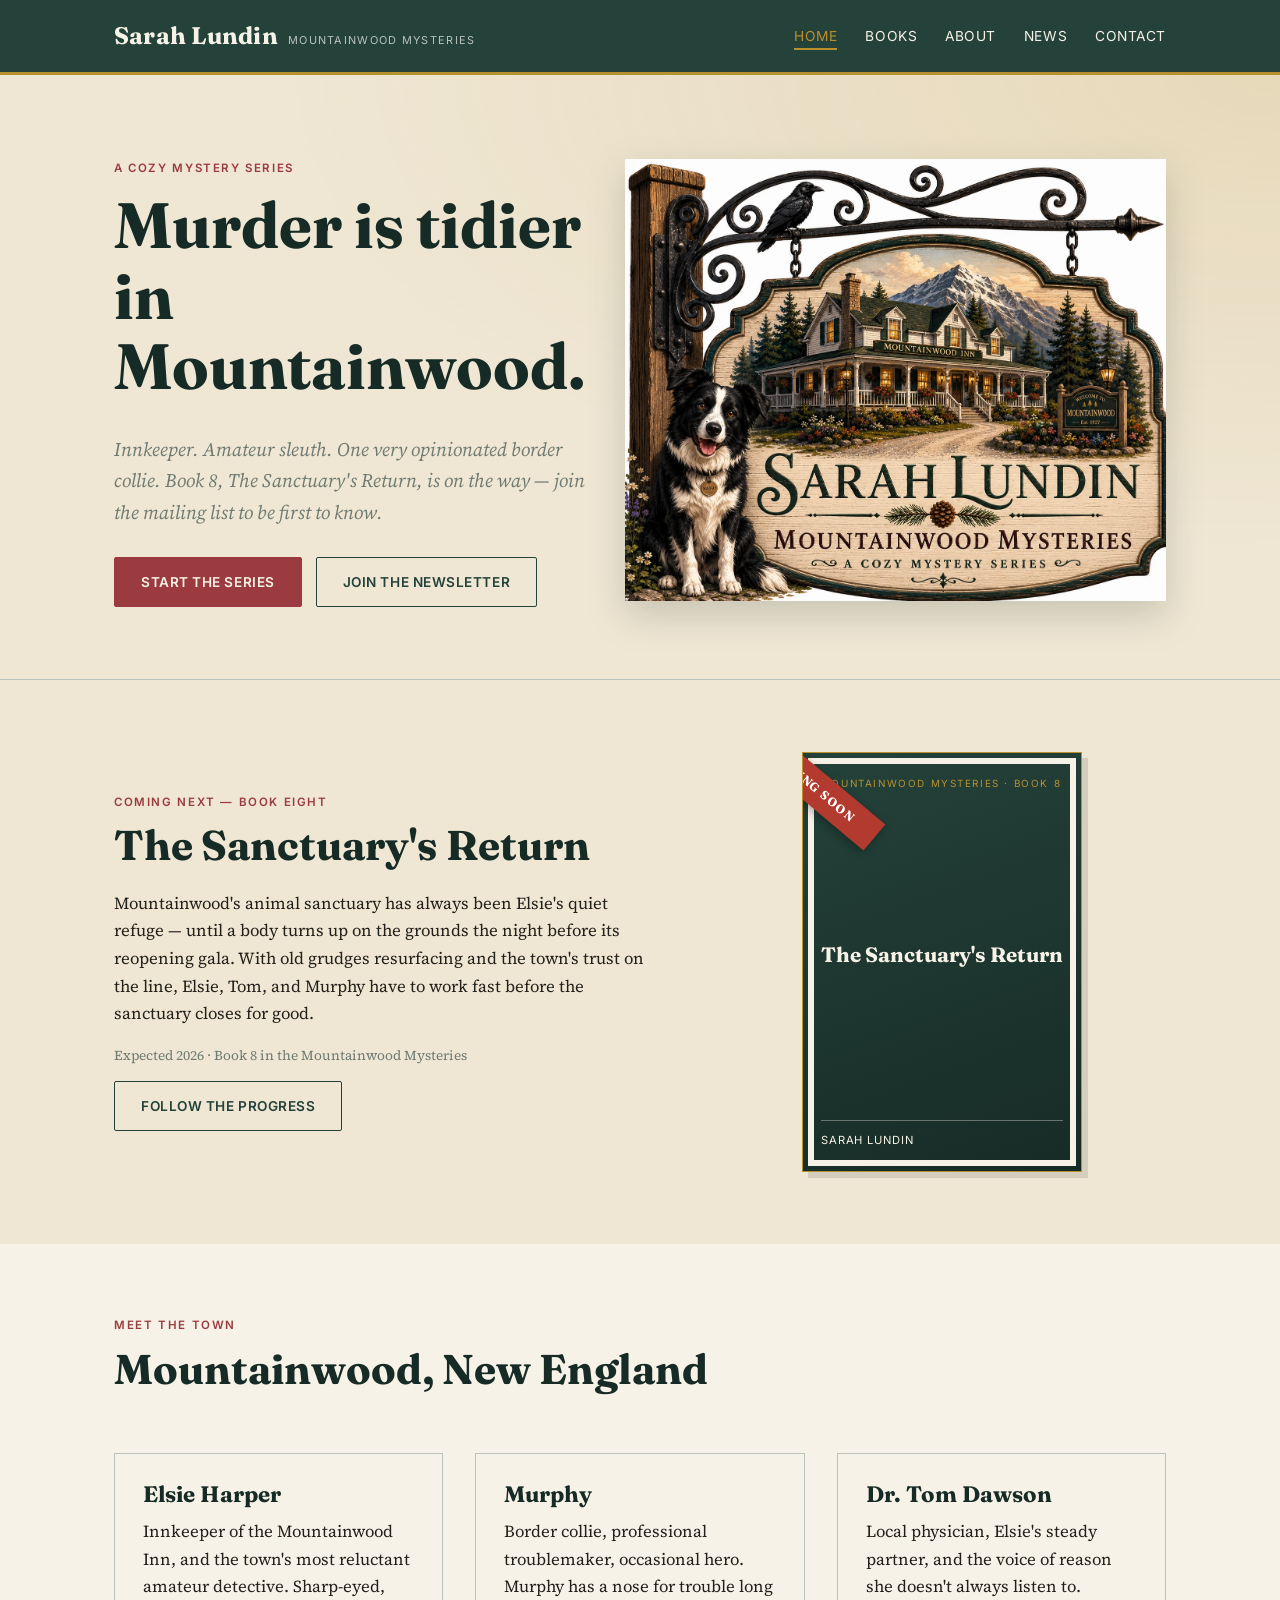
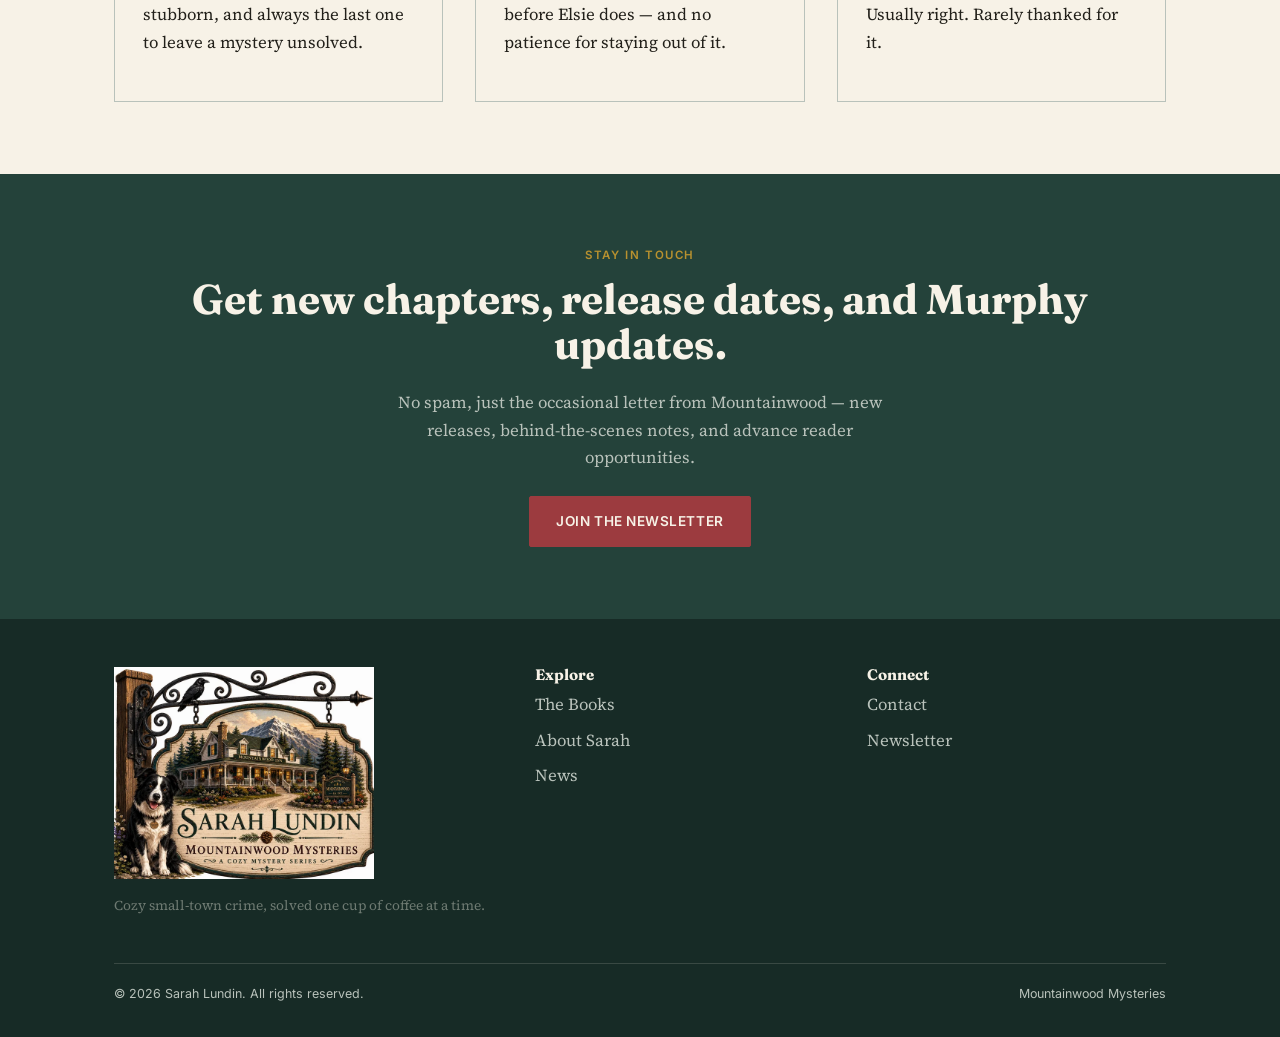
<file: index.html>
<!DOCTYPE html>
<html lang="en">
<head>
<meta charset="UTF-8">
<meta name="viewport" content="width=device-width, initial-scale=1.0">
<title>Sarah Lundin — Mountainwood Mysteries</title>
<meta name="description" content="Sarah Lundin writes the Mountainwood Mysteries, a cozy mystery series set in a small New England inn town, following innkeeper Elsie Harper, her border collie Murphy, and Dr. Tom Dawson.">
<link rel="stylesheet" href="styles.css">
</head>
<body>

<!-- ============ HEADER (same on every page — copy/paste to edit nav on all pages) ============ -->
<header class="site-header">
  <div class="container">
    <a href="index.html" class="brand">
      <span class="brand-name">Sarah Lundin</span>
      <span class="brand-tag">Mountainwood Mysteries</span>
    </a>
    <nav class="main-nav">
      <ul>
        <li><a href="index.html" class="active">Home</a></li>
        <li><a href="books.html">Books</a></li>
        <li><a href="about.html">About</a></li>
        <li><a href="news.html">News</a></li>
        <li><a href="contact.html">Contact</a></li>
      </ul>
    </nav>
  </div>
</header>

<section class="hero">
  <div class="container logo-hero">

    <div class="hero-copy">
      <p class="eyebrow">A Cozy Mystery Series</p>

      <h1>Murder is tidier<br>in Mountainwood.</h1>

      <p class="hero-lede">
        Innkeeper. Amateur sleuth. One very opinionated border collie.
        Book&nbsp;8, <em>The Sanctuary's Return</em>, is on the way —
        join the mailing list to be first to know.
      </p>

      <div class="btn-row">
        <a href="books.html" class="btn btn-solid">
          Start the Series
        </a>

        <a href="contact.html#newsletter" class="btn">
          Join the Newsletter
        </a>
      </div>
    </div>

    <div class="hero-logo">
      <img
        src="images/sarah-lundin-logo.webp"
        alt="Sarah Lundin Mountainwood Mysteries logo featuring Mountainwood Inn and Murphy the border collie"
        width="1400"
        height="1181"
      >
    </div>

  </div>
</section>

<!-- ============ LATEST BOOK ============ -->
<section>
  <div class="container two-col">
    <div>
      <p class="eyebrow">Coming Next — Book Eight</p>
      <h2>The Sanctuary's Return</h2>
      <p>Mountainwood's animal sanctuary has always been Elsie's quiet refuge — until a body turns up on the grounds the night before its reopening gala. With old grudges resurfacing and the town's trust on the line, Elsie, Tom, and Murphy have to work fast before the sanctuary closes for good.</p>
      <p class="small">Expected 2026 · Book 8 in the Mountainwood Mysteries</p>
      <a href="news.html" class="btn">Follow the Progress</a>
    </div>
    <div class="cover" style="max-width: 280px; margin: 0 auto;">
      <div class="coming-soon-banner">Coming Soon</div>
      <span class="series-eyebrow">Mountainwood Mysteries · Book 8</span>
      <span class="cover-title">The Sanctuary's Return</span>
      <span class="cover-author">Sarah Lundin</span>
    </div>
  </div>
</section>

<!-- ============ MEET THE TOWN ============ -->
<section class="section-alt">
  <div class="container">
    <div class="section-head">
      <div>
        <p class="eyebrow">Meet the Town</p>
        <h2>Mountainwood, New England</h2>
      </div>
    </div>
    <div style="display:grid; grid-template-columns:repeat(auto-fit,minmax(240px,1fr)); gap:32px;">
      <div class="card">
        <h3>Elsie Harper</h3>
        <p>Innkeeper of the Mountainwood Inn, and the town's most reluctant amateur detective. Sharp-eyed, stubborn, and always the last one to leave a mystery unsolved.</p>
      </div>
      <div class="card">
        <h3>Murphy</h3>
        <p>Border collie, professional troublemaker, occasional hero. Murphy has a nose for trouble long before Elsie does — and no patience for staying out of it.</p>
      </div>
      <div class="card">
        <h3>Dr. Tom Dawson</h3>
        <p>Local physician, Elsie's steady partner, and the voice of reason she doesn't always listen to. Usually right. Rarely thanked for it.</p>
      </div>
    </div>
  </div>
</section>

<!-- ============ NEWSLETTER STRIP ============ -->
<section class="section-dark">
  <div class="container center">
    <p class="eyebrow">Stay in Touch</p>
    <h2>Get new chapters, release dates, and Murphy updates.</h2>
    <p style="max-width:520px; margin:0 auto 24px; color:var(--fog-light);">No spam, just the occasional letter from Mountainwood — new releases, behind-the-scenes notes, and advance reader opportunities.</p>
    <a href="contact.html#newsletter" class="btn btn-solid">Join the Newsletter</a>
  </div>
</section>

<!-- ============ FOOTER (same on every page) ============ -->
<footer class="site-footer">
  <div class="container">
    <div class="footer-grid">
      <div>
  <a href="index.html" aria-label="Return to the Sarah Lundin homepage">
    <img
      class="footer-logo"
      src="images/sarah-lundin-logo-small.webp"
      alt="Sarah Lundin Mountainwood Mysteries"
      loading="lazy"
    >
  </a>

  <p class="small">
    Cozy small-town crime, solved one cup of coffee at a time.
  </p>
</div>
      <div>
        <h4>Explore</h4>
        <ul>
          <li><a href="books.html">The Books</a></li>
          <li><a href="about.html">About Sarah</a></li>
          <li><a href="news.html">News</a></li>
        </ul>
      </div>
      <div>
        <h4>Connect</h4>
        <ul>
          <li><a href="contact.html">Contact</a></li>
          <li><a href="contact.html#newsletter">Newsletter</a></li>
        </ul>
      </div>
    </div>
    <div class="footer-bottom">
      <span>&copy; 2026 Sarah Lundin. All rights reserved.</span>
      <span>Mountainwood Mysteries</span>
    </div>
  </div>
</footer>

</body>
</html>
</file>
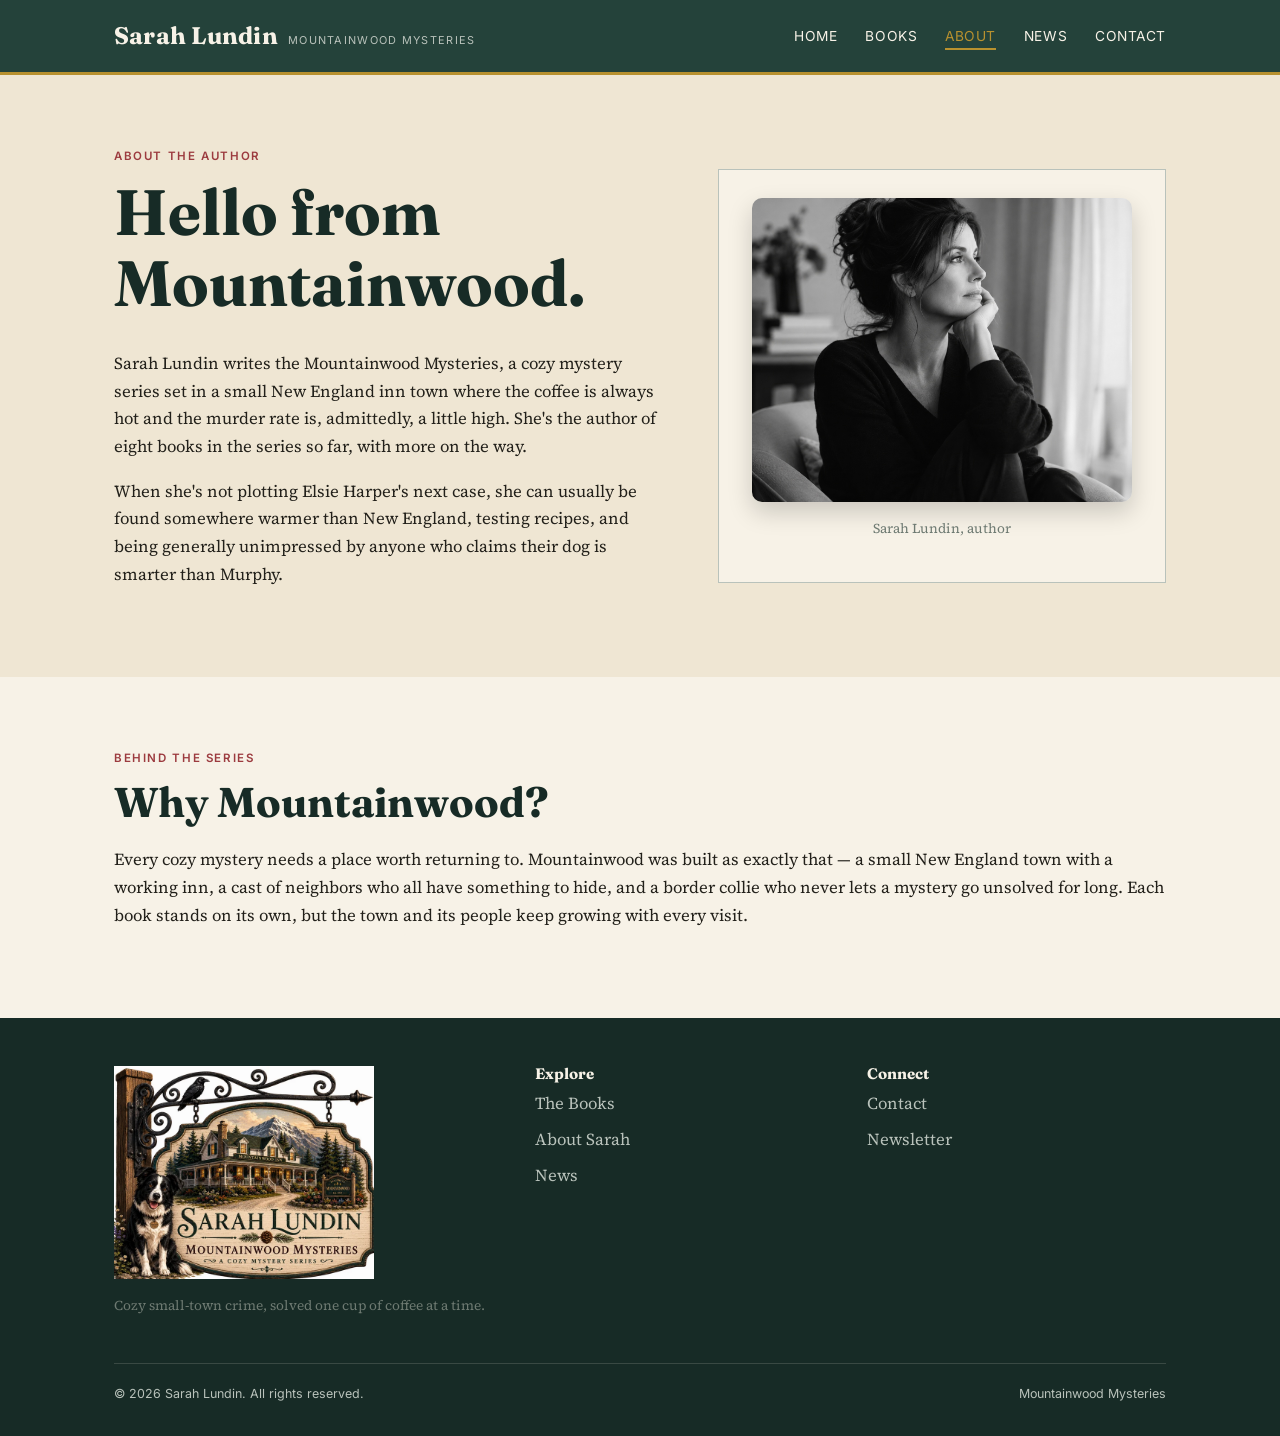
<file: about.html>
<!DOCTYPE html>
<html lang="en">
<head>
<meta charset="UTF-8">
<meta name="viewport" content="width=device-width, initial-scale=1.0">
<title>About — Sarah Lundin</title>
<meta name="description" content="About Sarah Lundin, author of the Mountainwood Mysteries.">
<link rel="stylesheet" href="styles.css">
<link rel="icon" type="image/png" sizes="32x32"
      href="images/favicon-32.png">

<link rel="apple-touch-icon"
      href="images/murphy-icon-512.png">
</head>
<body>

<header class="site-header">
  <div class="container">
    <a href="index.html" class="brand">
      <span class="brand-name">Sarah Lundin</span>
      <span class="brand-tag">Mountainwood Mysteries</span>
    </a>
    <nav class="main-nav">
      <ul>
        <li><a href="index.html">Home</a></li>
        <li><a href="books.html">Books</a></li>
        <li><a href="about.html" class="active">About</a></li>
        <li><a href="news.html">News</a></li>
        <li><a href="contact.html">Contact</a></li>
      </ul>
    </nav>
  </div>
</header>

<section>
  <div class="container two-col">
    <div>
      <p class="eyebrow">About the Author</p>
      <h1>Hello from Mountainwood.</h1>
      <!-- EDIT THIS PARAGRAPH with your own bio -->
      <p>Sarah Lundin writes the Mountainwood Mysteries, a cozy mystery series set in a small New England inn town where the coffee is always hot and the murder rate is, admittedly, a little high. She's the author of eight books in the series so far, with more on the way.</p>
      <p>When she's not plotting Elsie Harper's next case, she can usually be found somewhere warmer than New England, testing recipes, and being generally unimpressed by anyone who claims their dog is smarter than Murphy.</p>
      <p class="small"></p>
    </div>
   <div class="card center">
    <img
        src="images/sarah-lundin-author.jpg"
        alt="Sarah Lundin, author of the Mountainwood Mysteries"
        class="author-photo">

    <p class="small mt-0">Sarah Lundin, author</p>
</div>
    </div>
  </div>
</section>

<section class="section-alt">
  <div class="container">
    <p class="eyebrow">Behind the Series</p>
    <h2>Why Mountainwood?</h2>
    <p>Every cozy mystery needs a place worth returning to. Mountainwood was built as exactly that — a small New England town with a working inn, a cast of neighbors who all have something to hide, and a border collie who never lets a mystery go unsolved for long. Each book stands on its own, but the town and its people keep growing with every visit.</p>
  </div>
</section>

<footer class="site-footer">
  <div class="container">
    <div class="footer-grid">
       <div>
  <a href="index.html" aria-label="Return to the Sarah Lundin homepage">
    <img
      class="footer-logo"
      src="images/sarah-lundin-logo-small.webp"
      alt="Sarah Lundin Mountainwood Mysteries"
      loading="lazy"
    >
  </a>

  <p class="small">
    Cozy small-town crime, solved one cup of coffee at a time.
  </p>
</div>
      <div>
        <h4>Explore</h4>
        <ul>
          <li><a href="books.html">The Books</a></li>
          <li><a href="about.html">About Sarah</a></li>
          <li><a href="news.html">News</a></li>
        </ul>
      </div>
      <div>
        <h4>Connect</h4>
        <ul>
          <li><a href="contact.html">Contact</a></li>
          <li><a href="contact.html#newsletter">Newsletter</a></li>
        </ul>
      </div>
    </div>
    <div class="footer-bottom">
      <span>&copy; 2026 Sarah Lundin. All rights reserved.</span>
      <span>Mountainwood Mysteries</span>
    </div>
  </div>
</footer>

</body>
</html>
</file>
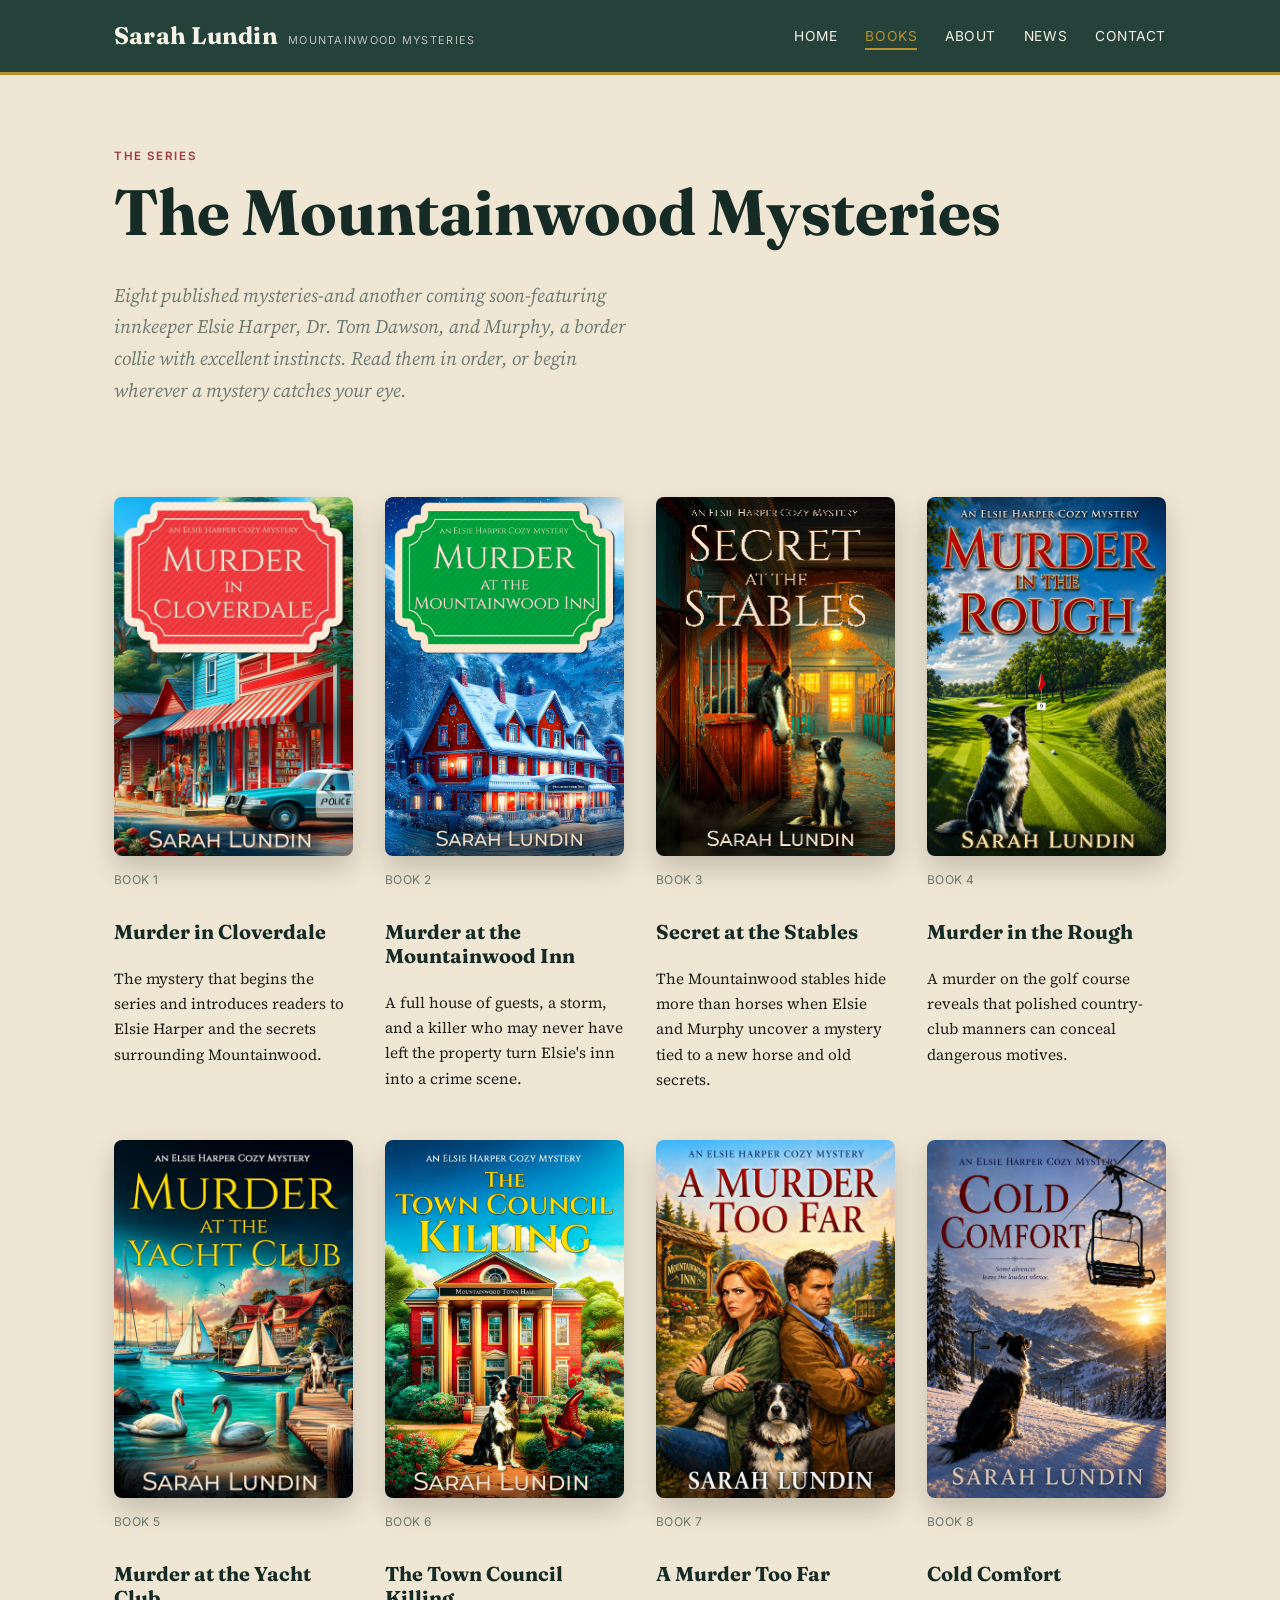
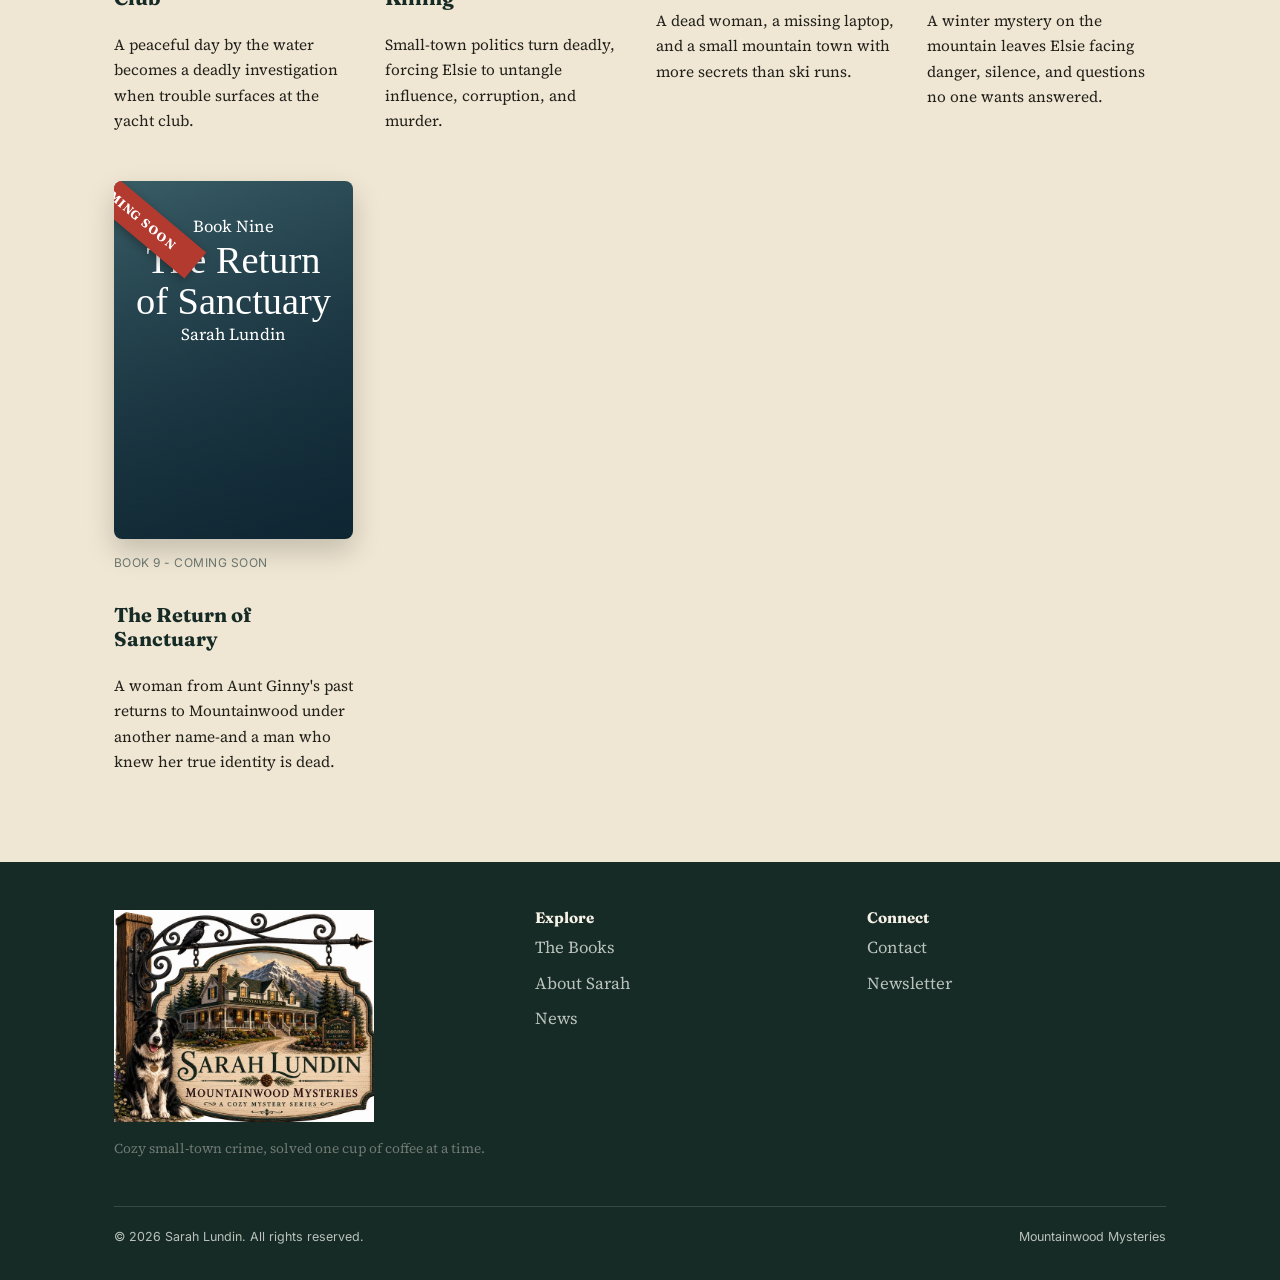
<file: books.html>
<!DOCTYPE html>
<html lang="en">
<head>
<meta charset="UTF-8">
<meta name="viewport" content="width=device-width, initial-scale=1.0">
<title>The Books - Mountainwood Mysteries | Sarah Lundin</title>
<meta name="description" content="The full Mountainwood Mysteries series by Sarah Lundin, in reading order.">
<link rel="stylesheet" href="styles.css">
</head>
<body>

<header class="site-header">
  <div class="container">
    <a href="index.html" class="brand">
      <span class="brand-name">Sarah Lundin</span>
      <span class="brand-tag">Mountainwood Mysteries</span>
    </a>
    <nav class="main-nav">
      <ul>
        <li><a href="index.html">Home</a></li>
        <li><a href="books.html" class="active">Books</a></li>
        <li><a href="about.html">About</a></li>
        <li><a href="news.html">News</a></li>
        <li><a href="contact.html">Contact</a></li>
      </ul>
    </nav>
  </div>
</header>

<section style="padding-bottom:0;">
  <div class="container">
    <p class="eyebrow">The Series</p>
    <h1>The Mountainwood Mysteries</h1>
    <p class="hero-lede mt-0">Eight published mysteries-and another coming soon-featuring innkeeper Elsie Harper, Dr. Tom Dawson, and Murphy, a border collie with excellent instincts. Read them in order, or begin wherever a mystery catches your eye.</p>
  </div>
</section>

<section>
  <div class="container">
    <div class="book-grid">

      <article class="book-card">
        <a href="https://a.co/d/07HZ4PJD"
           target="_blank"
           rel="noopener noreferrer"
           aria-label="View Murder in Cloverdale by Sarah Lundin on Amazon">
          <img class="book-cover" src="images/murder-in-cloverdale.jpg" alt="Murder in Cloverdale book cover by Sarah Lundin">
        </a>
        <p class="book-meta">Book 1</p>
        <h2 class="book-title">Murder in Cloverdale</h2>
        <p class="book-blurb">The mystery that begins the series and introduces readers to Elsie Harper and the secrets surrounding Mountainwood.</p>
      </article>

      <article class="book-card">
        <a href="https://a.co/d/0iSAlASu"
           target="_blank"
           rel="noopener noreferrer"
           aria-label="View Murder at the Mountainwood Inn by Sarah Lundin on Amazon">
          <img class="book-cover" src="images/murder-at-mountainwood-inn.jpg" alt="Murder at the Mountainwood Inn book cover by Sarah Lundin">
        </a>
        <p class="book-meta">Book 2</p>
        <h2 class="book-title">Murder at the Mountainwood Inn</h2>
        <p class="book-blurb">A full house of guests, a storm, and a killer who may never have left the property turn Elsie's inn into a crime scene.</p>
      </article>

      <article class="book-card">
        <a href="https://a.co/d/0aZkyJ53"
           target="_blank"
           rel="noopener noreferrer"
           aria-label="View Secret at the Stables by Sarah Lundin on Amazon">
          <img class="book-cover" src="images/secret-at-the-stables.jpg" alt="Secret at the Stables book cover by Sarah Lundin">
        </a>
        <p class="book-meta">Book 3</p>
        <h2 class="book-title">Secret at the Stables</h2>
        <p class="book-blurb">The Mountainwood stables hide more than horses when Elsie and Murphy uncover a mystery tied to a new horse and old secrets.</p>
      </article>

      <article class="book-card">
        <a href="https://a.co/d/0bAjsqma"
           target="_blank"
           rel="noopener noreferrer"
           aria-label="View Murder in the Rough by Sarah Lundin on Amazon">
          <img class="book-cover" src="images/murder-in-the-rough.jpg" alt="Murder in the Rough book cover by Sarah Lundin">
        </a>
        <p class="book-meta">Book 4</p>
        <h2 class="book-title">Murder in the Rough</h2>
        <p class="book-blurb">A murder on the golf course reveals that polished country-club manners can conceal dangerous motives.</p>
      </article>

      <article class="book-card">
        <a href="https://a.co/d/04sSRfpH"
           target="_blank"
           rel="noopener noreferrer"
           aria-label="View Murder at the Yacht Club by Sarah Lundin on Amazon">
          <img class="book-cover" src="images/murder-at-yacht-club.jpg" alt="Murder at the Yacht Club book cover by Sarah Lundin">
        </a>
        <p class="book-meta">Book 5</p>
        <h2 class="book-title">Murder at the Yacht Club</h2>
        <p class="book-blurb">A peaceful day by the water becomes a deadly investigation when trouble surfaces at the yacht club.</p>
      </article>

      <article class="book-card">
        <a href="https://a.co/d/063FAjUO"
           target="_blank"
           rel="noopener noreferrer"
           aria-label="View The Town Council Killing by Sarah Lundin on Amazon">
          <img class="book-cover" src="images/the-town-council-killing.jpg" alt="The Town Council Killing book cover by Sarah Lundin">
        </a>
        <p class="book-meta">Book 6</p>
        <h2 class="book-title">The Town Council Killing</h2>
        <p class="book-blurb">Small-town politics turn deadly, forcing Elsie to untangle influence, corruption, and murder.</p>
      </article>

      <article class="book-card">
        <a href="https://a.co/d/01w9OWZi"
           target="_blank"
           rel="noopener noreferrer"
           aria-label="View A Murder Too Far by Sarah Lundin on Amazon">
          <img class="book-cover" src="images/a-murder-too-far.jpg" alt="A Murder Too Far book cover by Sarah Lundin">
        </a>
        <p class="book-meta">Book 7</p>
        <h2 class="book-title">A Murder Too Far</h2>
        <p class="book-blurb">A dead woman, a missing laptop, and a small mountain town with more secrets than ski runs.</p>
      </article>

      <article class="book-card">
        <a href="https://a.co/d/0ewDVmGH"
           target="_blank"
           rel="noopener noreferrer"
           aria-label="View Cold Comfort by Sarah Lundin on Amazon">
          <img class="book-cover" src="images/cold-comfort.jpg" alt="Cold Comfort book cover by Sarah Lundin">
        </a>
        <p class="book-meta">Book 8</p>
        <h2 class="book-title">Cold Comfort</h2>
        <p class="book-blurb">A winter mystery on the mountain leaves Elsie facing danger, silence, and questions no one wants answered.</p>
      </article>

      <article class="book-card coming-soon-card">
        <div class="coming-soon-cover" aria-label="The Return of Sanctuary coming soon">
          <span class="coming-soon-banner">Coming Soon</span>
          <span class="series-eyebrow">Book Nine</span>
          <span class="cover-title">The Return of Sanctuary</span>
          <span class="cover-author">Sarah Lundin</span>
        </div>
        <p class="book-meta">Book 9 - Coming Soon</p>
        <h2 class="book-title">The Return of Sanctuary</h2>
        <p class="book-blurb">A woman from Aunt Ginny's past returns to Mountainwood under another name-and a man who knew her true identity is dead.</p>
      </article>

    </div>
  </div>
</section>

<footer class="site-footer">
  <div class="container">
    <div class="footer-grid">
       <div>
  <a href="index.html" aria-label="Return to the Sarah Lundin homepage">
    <img
      class="footer-logo"
      src="images/sarah-lundin-logo-small.webp"
      alt="Sarah Lundin Mountainwood Mysteries"
      loading="lazy"
    >
  </a>

  <p class="small">
    Cozy small-town crime, solved one cup of coffee at a time.
  </p>
</div>
      <div>
        <h4>Explore</h4>
        <ul>
          <li><a href="books.html">The Books</a></li>
          <li><a href="about.html">About Sarah</a></li>
          <li><a href="news.html">News</a></li>
        </ul>
      </div>
      <div>
        <h4>Connect</h4>
        <ul>
          <li><a href="contact.html">Contact</a></li>
          <li><a href="contact.html#newsletter">Newsletter</a></li>
        </ul>
      </div>
    </div>
    <div class="footer-bottom">
      <span>&copy; 2026 Sarah Lundin. All rights reserved.</span>
      <span>Mountainwood Mysteries</span>
    </div>
  </div>
</footer>

</body>
</html>
</file>
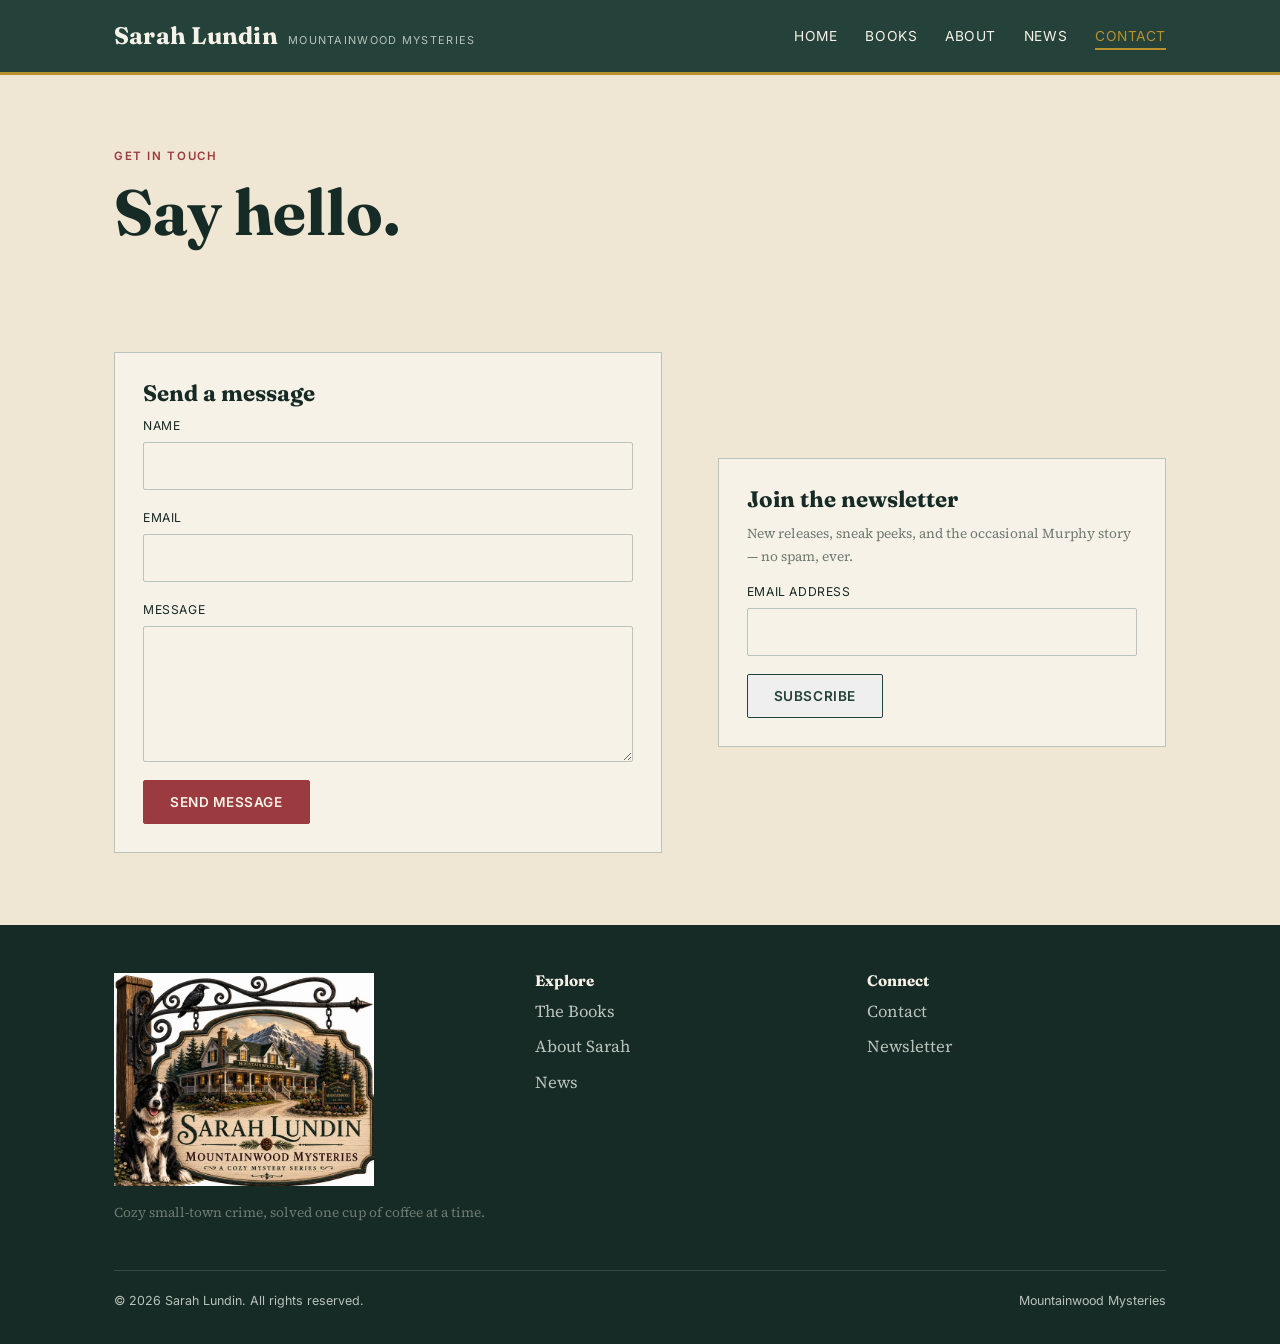
<file: contact.html>
<!DOCTYPE html>
<html lang="en">
<head>
<meta charset="UTF-8">
<meta name="viewport" content="width=device-width, initial-scale=1.0">
<title>Contact — Sarah Lundin</title>
<meta name="description" content="Contact Sarah Lundin and join the Mountainwood Mysteries newsletter.">
<link rel="stylesheet" href="styles.css">
</head>
<body>

<header class="site-header">
  <div class="container">
    <a href="index.html" class="brand">
      <span class="brand-name">Sarah Lundin</span>
      <span class="brand-tag">Mountainwood Mysteries</span>
    </a>
    <nav class="main-nav">
      <ul>
        <li><a href="index.html">Home</a></li>
        <li><a href="books.html">Books</a></li>
        <li><a href="about.html">About</a></li>
        <li><a href="news.html">News</a></li>
        <li><a href="contact.html" class="active">Contact</a></li>
      </ul>
    </nav>
  </div>
</header>

<section style="padding-bottom:0;">
  <div class="container">
    <p class="eyebrow">Get in Touch</p>
    <h1>Say hello.</h1>
  </div>
</section>

<section>
  <div class="container two-col">
    <div class="card">
      <h3 class="mt-0">Send a message</h3>
      <!-- This form doesn't send anywhere yet — see the README for how to
           connect it (Netlify Forms is the easiest option, one line of setup). -->
      <form name="contact" method="POST" data-netlify="true">
        <input type="hidden" name="form-name" value="contact">
        <div class="form-field">
          <label for="name">Name</label>
          <input type="text" id="name" name="name" required>
        </div>
        <div class="form-field">
          <label for="email">Email</label>
          <input type="email" id="email" name="email" required>
        </div>
        <div class="form-field">
          <label for="message">Message</label>
          <textarea id="message" name="message" rows="5" required></textarea>
        </div>
        <button type="submit" class="btn btn-solid">Send Message</button>
      </form>
    </div>

    <div id="newsletter" class="card">
      <h3 class="mt-0">Join the newsletter</h3>
      <p class="small">New releases, sneak peeks, and the occasional Murphy story — no spam, ever.</p>
      <!-- This form also needs to be connected to a mailing list provider
           (e.g. MailerLite) before it will actually collect emails — see README. -->
      <form name="newsletter" method="POST" data-netlify="true">
        <input type="hidden" name="form-name" value="newsletter">
        <div class="form-field">
          <label for="news-email">Email address</label>
          <input type="email" id="news-email" name="email" required>
        </div>
        <button type="submit" class="btn">Subscribe</button>
      </form>
    </div>
  </div>
</section>

<footer class="site-footer">
  <div class="container">
    <div class="footer-grid">
      <div>
  <a href="index.html" aria-label="Return to the Sarah Lundin homepage">
    <img
      class="footer-logo"
      src="images/sarah-lundin-logo-small.webp"
      alt="Sarah Lundin Mountainwood Mysteries"
      loading="lazy"
    >
  </a>

  <p class="small">
    Cozy small-town crime, solved one cup of coffee at a time.
  </p>
</div>
      <div>
        <h4>Explore</h4>
        <ul>
          <li><a href="books.html">The Books</a></li>
          <li><a href="about.html">About Sarah</a></li>
          <li><a href="news.html">News</a></li>
        </ul>
      </div>
      <div>
        <h4>Connect</h4>
        <ul>
          <li><a href="contact.html">Contact</a></li>
          <li><a href="contact.html#newsletter">Newsletter</a></li>
        </ul>
      </div>
    </div>
    <div class="footer-bottom">
      <span>&copy; 2026 Sarah Lundin. All rights reserved.</span>
      <span>Mountainwood Mysteries</span>
    </div>
  </div>
</footer>

</body>
</html>
</file>
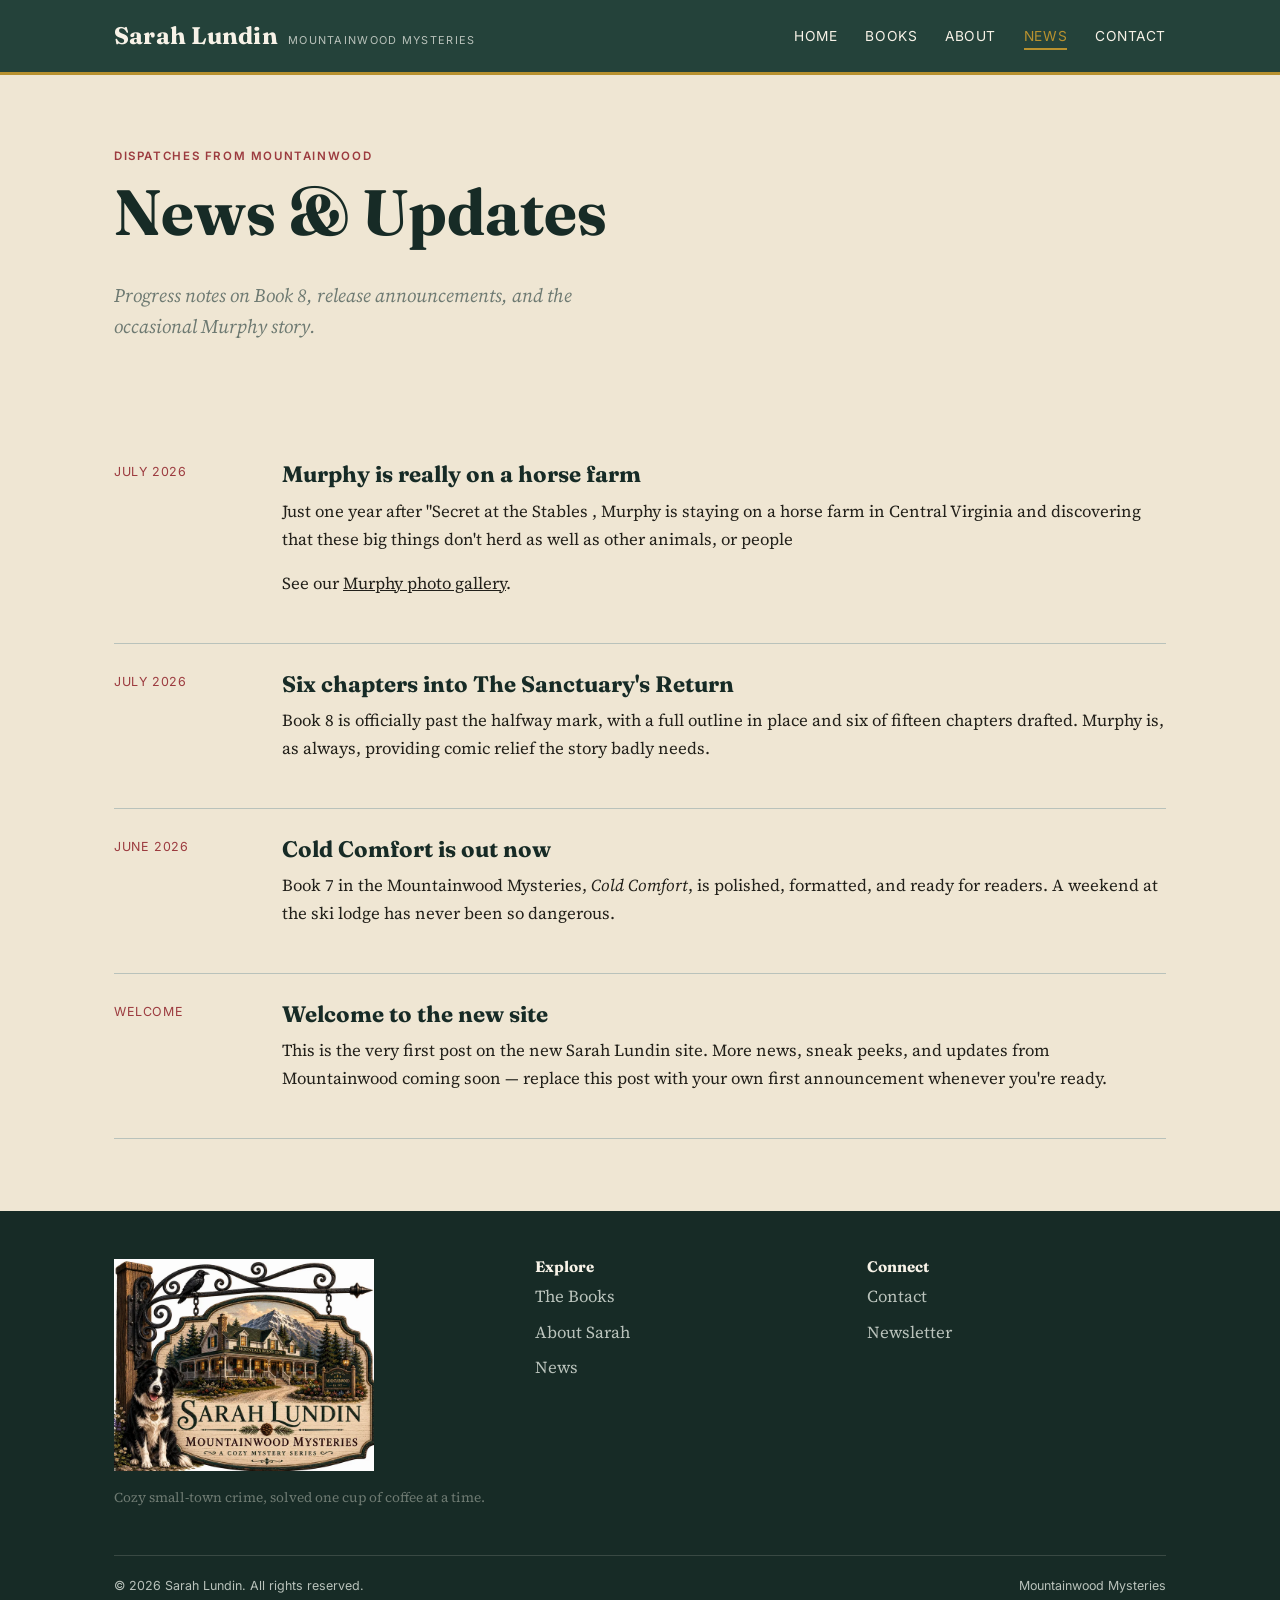
<file: news.html>
<!DOCTYPE html>
<html lang="en">
<head>
<meta charset="UTF-8">
<meta name="viewport" content="width=device-width, initial-scale=1.0">
<title>News — Sarah Lundin</title>
<meta name="description" content="News and updates from Sarah Lundin, author of the Mountainwood Mysteries.">
<link rel="stylesheet" href="styles.css">
</head>
<body>

<header class="site-header">
  <div class="container">
    <a href="index.html" class="brand">
      <span class="brand-name">Sarah Lundin</span>
      <span class="brand-tag">Mountainwood Mysteries</span>
    </a>
    <nav class="main-nav">
      <ul>
        <li><a href="index.html">Home</a></li>
        <li><a href="books.html">Books</a></li>
        <li><a href="about.html">About</a></li>
        <li><a href="news.html" class="active">News</a></li>
        <li><a href="contact.html">Contact</a></li>
      </ul>
    </nav>
  </div>
</header>

<section style="padding-bottom:0;">
  <div class="container">
    <p class="eyebrow">Dispatches from Mountainwood</p>
    <h1>News &amp; Updates</h1>
    <p class="hero-lede mt-0">Progress notes on Book 8, release announcements, and the occasional Murphy story.</p>
  </div>
</section>

<!-- ============ POST LIST ==================================================
     TO ADD A NEW POST: copy one .post-item block (from <div class="post-item">
     to the matching </div>) and paste it above the others, then edit the
     date, title, and text.
     ========================================================================== -->
<section>
  <div class="container">
    <div class="post-list">

      <div class="post-item">
        <div class="post-date">July 2026</div>
        <div>
          <h3>Murphy is really on a horse farm</h3>
          <p> Just one year after "Secret at the Stables , Murphy is staying on a horse farm in Central Virginia and discovering that these big things don't herd as well as other animals, or people <!DOCTYPE html>
          <html lang="en">
<!--====<p>See the <a href="\images\IMG_2577.jpeg">Murphy photos</a> in our gallery.</p>==-->
    <p>See our <a href="gallery.html">Murphy photo gallery</a>.</p>     
             <head>
            <meta charset="UTF-8">
            <meta name="viewport" content="width=device-width, initial-scale=1.0">
            <title>Document</title>
          </head>
          <body>
            
          </body>
          </html></p>
        </div>
      </div>

      <div class="post-item">
        <div class="post-date">July 2026</div>
        <div>
          <h3>Six chapters into The Sanctuary's Return</h3>
          <p>Book 8 is officially past the halfway mark, with a full outline in place and six of fifteen chapters drafted. Murphy is, as always, providing comic relief the story badly needs.</p>
        </div>
      </div>

      <div class="post-item">
        <div class="post-date">June 2026</div>
        <div>
          <h3>Cold Comfort is out now</h3>
          <p>Book 7 in the Mountainwood Mysteries, <em>Cold Comfort</em>, is polished, formatted, and ready for readers. A weekend at the ski lodge has never been so dangerous.</p>
        </div>
      </div>

      <div class="post-item">
        <div class="post-date">Welcome</div>
        <div>
          <h3>Welcome to the new site</h3>
          <p>This is the very first post on the new Sarah Lundin site. More news, sneak peeks, and updates from Mountainwood coming soon — replace this post with your own first announcement whenever you're ready.</p>
        </div>
      </div>

    </div>
  </div>
</section>

<footer class="site-footer">
  <div class="container">
    <div class="footer-grid">
      <div>
  <a href="index.html" aria-label="Return to the Sarah Lundin homepage">
    <img
      class="footer-logo"
      src="images/sarah-lundin-logo-small.webp"
      alt="Sarah Lundin Mountainwood Mysteries"
      loading="lazy"
    >
  </a>

  <p class="small">
    Cozy small-town crime, solved one cup of coffee at a time.
  </p>
</div>
      <div>
        <h4>Explore</h4>
        <ul>
          <li><a href="books.html">The Books</a></li>
          <li><a href="about.html">About Sarah</a></li>
          <li><a href="news.html">News</a></li>
        </ul>
      </div>
      <div>
        <h4>Connect</h4>
        <ul>
          <li><a href="contact.html">Contact</a></li>
          <li><a href="contact.html#newsletter">Newsletter</a></li>
        </ul>
      </div>
    </div>
    <div class="footer-bottom">
      <span>&copy; 2026 Sarah Lundin. All rights reserved.</span>
      <span>Mountainwood Mysteries</span>
    </div>
  </div>
</footer>

</body>
</html>
</file>
<file: styles.css>
/* ===================================================================
   SARAH LUNDIN — MOUNTAINWOOD MYSTERIES
   Design tokens: deep spruce green, cranberry, antique gold, parchment.
   Signature element: the "postmark" badge, used throughout as a stamp
   of authenticity — a nod to cozy small-town mail and the inn itself.
   =================================================================== */

@import url('https://fonts.googleapis.com/css2?family=Fraunces:ital,opsz,wght@0,9..144,400;0,9..144,600;0,9..144,700;1,9..144,500&family=Source+Serif+4:ital,wght@0,400;0,600;1,400&family=Inter:wght@400;500;600&display=swap');

:root{
  --spruce: #24423A;
  --spruce-dark: #172B26;
  --cranberry: #9C3B3F;
  --cranberry-dark: #7C2E31;
  --gold: #B8912F;
  --paper: #EFE6D3;
  --paper-light: #F7F2E7;
  --ink: #22201A;
  --fog: #6E7A72;
  --fog-light: #B9C2BB;

  --display: 'Fraunces', serif;
  --body: 'Source Serif 4', serif;
  --utility: 'Inter', sans-serif;

  --max-w: 1100px;
}

*, *::before, *::after{ box-sizing: border-box; }

html{ scroll-behavior: smooth; }

body{
  margin: 0;
  background: var(--paper);
  color: var(--ink);
  font-family: var(--body);
  font-size: 1.05rem;
  line-height: 1.65;
}
.author-photo {
    width: 100%;
    max-width: 380px;
    height: auto;
    border-radius: 10px;
    display: block;
    margin: 0 auto 16px;
    box-shadow: 0 10px 25px rgba(0,0,0,.18);
}
img{ max-width: 100%; display: block; }

a{ color: inherit; }

h1, h2, h3, h4{
  font-family: var(--display);
  font-weight: 700;
  line-height: 1.1;
  margin: 0 0 0.5em;
  color: var(--spruce-dark);
}

h1{ font-size: clamp(2.4rem, 5vw, 4rem); }
h2{ font-size: clamp(1.8rem, 3.4vw, 2.6rem); }
h3{ font-size: 1.4rem; }



/* -----

----- Gallery ---------- */

.gallery {
    display: grid;
    grid-template-columns: repeat(auto-fit, minmax(250px, 1fr));
    gap: 20px;
    margin: 2rem 0;
}

.gallery img {
    width: 100%;
    height: auto;
    display: block;
    border-radius: 10px;
    box-shadow: 0 3px 8px rgba(0,0,0,.2);
}.eyebrow{
  font-family: var(--utility);
  font-weight: 600;
  font-size: 0.72rem;
  letter-spacing: 0.14em;
  text-transform: uppercase;
  color: var(--cranberry);
}

p{ margin: 0 0 1em; }

.container{
  max-width: var(--max-w);
  margin: 0 auto;
  padding: 0 24px;
}

/* -------------------- Header / nav -------------------- */

.site-header{
  background: var(--spruce);
  color: var(--paper-light);
  position: sticky;
  top: 0;
  z-index: 50;
  border-bottom: 3px solid var(--gold);
}

.site-header .container{
  display: flex;
  align-items: center;
  justify-content: space-between;
  padding-top: 16px;
  padding-bottom: 16px;
}

.brand{
  display: flex;
  align-items: baseline;
  gap: 10px;
  text-decoration: none;
  color: var(--paper-light);
}

.brand-name{
  font-family: var(--display);
  font-weight: 700;
  font-size: 1.5rem;
  letter-spacing: 0.01em;
}

.brand-tag{
  font-family: var(--utility);
  font-size: 0.68rem;
  letter-spacing: 0.12em;
  text-transform: uppercase;
  color: var(--fog-light);
}

nav.main-nav ul{
  list-style: none;
  display: flex;
  gap: 28px;
  margin: 0;
  padding: 0;
}

nav.main-nav a{
  text-decoration: none;
  font-family: var(--utility);
  font-size: 0.86rem;
  letter-spacing: 0.04em;
  text-transform: uppercase;
  color: var(--paper-light);
  padding-bottom: 4px;
  border-bottom: 2px solid transparent;
  transition: border-color 0.2s ease, color 0.2s ease;
}

nav.main-nav a:hover,
nav.main-nav a.active{
  border-color: var(--gold);
  color: var(--gold);
}

.nav-toggle{ display: none; }

@media (max-width: 720px){
  .site-header .container{ flex-wrap: wrap; row-gap: 12px; }
  nav.main-nav ul{ gap: 18px; flex-wrap: wrap; }
}

/* -------------------- Postmark badge (signature element) -------------------- */

.postmark{
  width: 108px;
  height: 108px;
  flex-shrink: 0;
}

.postmark .ring{
  fill: none;
  stroke: currentColor;
  stroke-width: 1.4;
  stroke-dasharray: 3 3;
}

.postmark .ring-solid{
  fill: none;
  stroke: currentColor;
  stroke-width: 1.6;
}

.postmark text{
  font-family: var(--utility);
  font-size: 8.4px;
  letter-spacing: 2px;
  text-transform: uppercase;
  fill: currentColor;
}

.postmark .cancel line{
  stroke: currentColor;
  stroke-width: 1;
  opacity: 0.55;
}

/* -------------------- Hero -------------------- */

.hero{
  background:
    radial-gradient(ellipse at top right, rgba(184,145,47,0.15), transparent 55%),
    var(--paper);
  padding: 84px 0 72px;
  border-bottom: 1px solid var(--fog-light);
}

.hero .container{
  display: grid;
  grid-template-columns: 1fr auto;
  gap: 40px;
  align-items: start;
}

.hero-copy{ max-width: 620px; }

.hero-copy h1{ margin-top: 0.2em; }

.hero-lede{
  font-size: 1.2rem;
  color: var(--fog);
  font-style: italic;
  max-width: 520px;
}

.hero .postmark{ color: var(--spruce); margin-top: 6px; }

.btn{
  display: inline-block;
  font-family: var(--utility);
  font-weight: 600;
  font-size: 0.85rem;
  letter-spacing: 0.04em;
  text-transform: uppercase;
  text-decoration: none;
  padding: 13px 26px;
  border-radius: 2px;
  border: 1.5px solid var(--spruce);
  color: var(--spruce);
  transition: background 0.2s ease, color 0.2s ease;
}

.btn:hover{ background: var(--spruce); color: var(--paper-light); }

.btn-solid{
  background: var(--cranberry);
  border-color: var(--cranberry);
  color: var(--paper-light);
}

.btn-solid:hover{ background: var(--cranberry-dark); border-color: var(--cranberry-dark); }

.btn-row{ display: flex; gap: 14px; flex-wrap: wrap; margin-top: 28px; }

/* -------------------- Sections -------------------- */

section{ padding: 72px 0; }

.section-alt{ background: var(--paper-light); }

.section-dark{ background: var(--spruce); color: var(--paper-light); }
.section-dark h2{ color: var(--paper-light); }
.section-dark .eyebrow{ color: var(--gold); }

.section-head{
  display: flex;
  align-items: flex-end;
  justify-content: space-between;
  gap: 24px;
  margin-bottom: 40px;
  flex-wrap: wrap;
}

/* -------------------- Book cover cards (CSS-drawn, no images needed) -------------------- */

.book-grid{
  display: grid;
  grid-template-columns: repeat(auto-fill, minmax(220px, 1fr));
  gap: 32px;
}

.book-card{ display: flex; flex-direction: column; gap: 14px; }

.cover{
  aspect-ratio: 2 / 3;
  background: linear-gradient(160deg, var(--spruce) 0%, var(--spruce-dark) 100%);
  border: 1px solid var(--gold);
  outline: 6px solid var(--paper-light);
  outline-offset: -12px;
  color: var(--paper-light);
  display: flex;
  flex-direction: column;
  justify-content: space-between;
  padding: 22px 18px;
  position: relative;
  overflow: hidden;
  box-shadow: 6px 6px 0 rgba(34,32,26,0.12);
}

.coming-soon-banner{
  position: absolute;
  top: 42%;
  left: -25%;
  width: 150%;
  transform: rotate(-32deg);
  transform-origin: center;
  text-align: center;
  font-family: var(--display);
  font-weight: 700;
  font-size: clamp(1.3rem, 6vw, 1.9rem);
  letter-spacing: 0.04em;
  text-transform: uppercase;
  color: var(--paper-light);
  background: var(--cranberry);
  padding: 10px 0;
  box-shadow: 0 3px 10px rgba(0,0,0,0.3);
  pointer-events: none;
}

.cover .series-eyebrow{
  font-family: var(--utility);
  font-size: 0.62rem;
  letter-spacing: 0.16em;
  text-transform: uppercase;
  color: var(--gold);
}

.cover .cover-title{
  font-family: var(--display);
  font-weight: 700;
  font-size: 1.3rem;
  line-height: 1.15;
}

.cover .cover-author{
  font-family: var(--utility);
  font-size: 0.7rem;
  letter-spacing: 0.08em;
  text-transform: uppercase;
  border-top: 1px solid rgba(247,242,231,0.35);
  padding-top: 10px;
}

.cover.tone-2{ background: linear-gradient(160deg, var(--cranberry) 0%, var(--cranberry-dark) 100%); border-color: var(--paper-light); }
.cover.tone-3{ background: linear-gradient(160deg, #4A5A2E 0%, #313F1D 100%); border-color: var(--gold); }
.cover.tone-4{ background: linear-gradient(160deg, #3A4A57 0%, #232E37 100%); border-color: var(--gold); }

.book-meta{ font-family: var(--utility); font-size: 0.75rem; letter-spacing: 0.04em; color: var(--fog); text-transform: uppercase; }
.book-blurb{ font-size: 0.96rem; color: var(--ink); }

/* -------------------- Cards / lists -------------------- */

.card{
  background: var(--paper-light);
  border: 1px solid var(--fog-light);
  padding: 28px;
}

.two-col{ display: grid; grid-template-columns: 1.1fr 0.9fr; gap: 56px; align-items: center; }

@media (max-width: 800px){
  .two-col{ grid-template-columns: 1fr; }
  .hero .container{ grid-template-columns: 1fr; }
}

.pawline{
  display: flex;
  align-items: center;
  gap: 10px;
  font-family: var(--utility);
  font-size: 0.78rem;
  letter-spacing: 0.06em;
  text-transform: uppercase;
  color: var(--fog);
  margin-bottom: 10px;
}

.paw{ width: 16px; height: 16px; flex-shrink: 0; color: var(--cranberry); }

/* -------------------- News / blog cards -------------------- */

.post-list{ display: flex; flex-direction: column; gap: 0; }

.post-item{
  display: grid;
  grid-template-columns: 140px 1fr;
  gap: 28px;
  padding: 28px 0;
  border-bottom: 1px solid var(--fog-light);
}

.post-date{ font-family: var(--utility); font-size: 0.78rem; letter-spacing: 0.05em; text-transform: uppercase; color: var(--cranberry); }

@media (max-width: 600px){
  .post-item{ grid-template-columns: 1fr; }
}

/* -------------------- Forms -------------------- */

.form-field{ margin-bottom: 18px; display: flex; flex-direction: column; gap: 6px; }

.form-field label{
  font-family: var(--utility);
  font-size: 0.76rem;
  letter-spacing: 0.05em;
  text-transform: uppercase;
  color: var(--spruce-dark);
}

.form-field input,
.form-field textarea{
  font-family: var(--body);
  font-size: 1rem;
  padding: 12px 14px;
  border: 1.5px solid var(--fog-light);
  background: var(--paper-light);
  color: var(--ink);
  border-radius: 2px;
}

.form-field input:focus,
.form-field textarea:focus{
  outline: 2px solid var(--gold);
  outline-offset: 1px;
  border-color: var(--gold);
}

.form-note{ font-size: 0.85rem; color: var(--fog); }

/* -------------------- Footer -------------------- */
/* Add these rules near the end of styles.css */

.book-card {
  display: flex;
  flex-direction: column;
}

.book-cover,
.coming-soon-cover {
  width: 100%;
  aspect-ratio: 2 / 3;
  display: block;
  object-fit: cover;
  border-radius: 8px;
  box-shadow: 0 12px 28px rgba(0, 0, 0, 0.18);
  transition: transform 0.2s ease, box-shadow 0.2s ease;
}

.book-card:hover .book-cover,
.book-card:hover .coming-soon-cover {
  transform: translateY(-4px);
  box-shadow: 0 16px 34px rgba(0, 0, 0, 0.24);
}

.book-title {
  margin: 0.25rem 0 0.5rem;
  font-size: 1.25rem;
  line-height: 1.2;
}

.coming-soon-cover {
  position: relative;
  overflow: hidden;
  padding: 2rem 1.25rem;
  box-sizing: border-box;
  background:
    linear-gradient(rgba(13, 36, 48, 0.2), rgba(13, 36, 48, 0.72)),
    linear-gradient(145deg, #446b73, #122b39);
  color: #fff;
  text-align: center;
  justify-content: center;
  align-items: center;
  flex-direction: column;
  gap: 1rem;
}

.coming-soon-cover .series-eyebrow,
.coming-soon-cover .cover-title,
.coming-soon-cover .cover-author {
  display: block;
}

.coming-soon-cover .cover-title {
  font-family: Georgia, serif;
  font-size: clamp(1.7rem, 3vw, 2.5rem);
  line-height: 1.05;
}

.coming-soon-banner {
  position: absolute;
  top: 1rem;
  right: -2.6rem;
  width: 10rem;
  padding: 0.45rem 0;
  background: #b33a2f;
  color: #fff;
  font-size: 0.75rem;
  font-weight: 700;
  letter-spacing: 0.08em;
  text-transform: uppercase;
  transform: rotate(40deg);
}
/* Add these rules near the end of styles.css */

.book-card {
  display: flex;
  flex-direction: column;
}

.book-cover,
.coming-soon-cover {
  width: 100%;
  aspect-ratio: 2 / 3;
  display: block;
  object-fit: cover;
  border-radius: 8px;
  box-shadow: 0 12px 28px rgba(0, 0, 0, 0.18);
  transition: transform 0.2s ease, box-shadow 0.2s ease;
}

.book-card:hover .book-cover,
.book-card:hover .coming-soon-cover {
  transform: translateY(-4px);
  box-shadow: 0 16px 34px rgba(0, 0, 0, 0.24);
}

.book-title {
  margin: 0.25rem 0 0.5rem;
  font-size: 1.25rem;
  line-height: 1.2;
}

.coming-soon-cover {
  position: relative;
  overflow: hidden;
  padding: 2rem 1.25rem;
  box-sizing: border-box;
  background:
    linear-gradient(rgba(13, 36, 48, 0.2), rgba(13, 36, 48, 0.72)),
    linear-gradient(145deg, #446b73, #122b39);
  color: #fff;
  text-align: center;
  justify-content: center;
  align-items: center;
  flex-direction: column;
  gap: 1rem;
}

.coming-soon-cover .series-eyebrow,
.coming-soon-cover .cover-title,
.coming-soon-cover .cover-author {
  display: block;
}

.coming-soon-cover .cover-title {
  font-family: Georgia, serif;
  font-size: clamp(1.7rem, 3vw, 2.5rem);
  line-height: 1.05;
}

.coming-soon-banner {
  position: absolute;
  top: 1rem;
  right: -2.6rem;
  width: 10rem;
  padding: 0.45rem 0;
  background: #b33a2f;
  color: #fff;
  font-size: 0.75rem;
  font-weight: 700;
  letter-spacing: 0.08em;
  text-transform: uppercase;
  transform: rotate(40deg);
}
/* Add these rules near the end of styles.css */

.book-card {
  display: flex;
  flex-direction: column;
}

.book-cover,
.coming-soon-cover {
  width: 100%;
  aspect-ratio: 2 / 3;
  display: block;
  object-fit: cover;
  border-radius: 8px;
  box-shadow: 0 12px 28px rgba(0, 0, 0, 0.18);
  transition: transform 0.2s ease, box-shadow 0.2s ease;
}

.book-card:hover .book-cover,
.book-card:hover .coming-soon-cover {
  transform: translateY(-4px);
  box-shadow: 0 16px 34px rgba(0, 0, 0, 0.24);
}

.book-title {
  margin: 0.25rem 0 0.5rem;
  font-size: 1.25rem;
  line-height: 1.2;
}

.coming-soon-cover {
  position: relative;
  overflow: hidden;
  padding: 2rem 1.25rem;
  box-sizing: border-box;
  background:
    linear-gradient(rgba(13, 36, 48, 0.2), rgba(13, 36, 48, 0.72)),
    linear-gradient(145deg, #446b73, #122b39);
  color: #fff;
  text-align: center;
  justify-content: center;
  align-items: center;
  flex-direction: column;
  gap: 1rem;
}

.coming-soon-cover .series-eyebrow,
.coming-soon-cover .cover-title,
.coming-soon-cover .cover-author {
  display: block;
}

.coming-soon-cover .cover-title {
  font-family: Georgia, serif;
  font-size: clamp(1.7rem, 3vw, 2.5rem);
  line-height: 1.05;
}

.coming-soon-banner {
  position: absolute;
  top: 1rem;
  right: -2.6rem;
  width: 10rem;
  padding: 0.45rem 0;
  background: #b33a2f;
  color: #fff;
  font-size: 0.75rem;
  font-weight: 700;
  letter-spacing: 0.08em;
  text-transform: uppercase;
  transform: rotate(40deg);
}
/* Add these rules near the end of styles.css */

.book-card {
  display: flex;
  flex-direction: column;
}

.book-cover,
.coming-soon-cover {
  width: 100%;
  aspect-ratio: 2 / 3;
  display: block;
  object-fit: cover;
  border-radius: 8px;
  box-shadow: 0 12px 28px rgba(0, 0, 0, 0.18);
  transition: transform 0.2s ease, box-shadow 0.2s ease;
}

.book-card:hover .book-cover,
.book-card:hover .coming-soon-cover {
  transform: translateY(-4px);
  box-shadow: 0 16px 34px rgba(0, 0, 0, 0.24);
}

.book-title {
  margin: 0.25rem 0 0.5rem;
  font-size: 1.25rem;
  line-height: 1.2;
}

.coming-soon-cover {
  position: relative;
  overflow: hidden;
  padding: 2rem 1.25rem;
  box-sizing: border-box;
  background:
    linear-gradient(rgba(13, 36, 48, 0.2), rgba(13, 36, 48, 0.72)),
    linear-gradient(145deg, #446b73, #122b39);
  color: #fff;
  text-align: center;
  justify-content: center;
  align-items: center;
  flex-direction: column;
  gap: 1rem;
}

.coming-soon-cover .series-eyebrow,
.coming-soon-cover .cover-title,
.coming-soon-cover .cover-author {
  display: block;
}

.coming-soon-cover .cover-title {
  font-family: Georgia, serif;
  font-size: clamp(1.7rem, 3vw, 2.5rem);
  line-height: 1.05;
}

.coming-soon-banner {
  position: absolute;
  top: 1rem;
  right: -2.6rem;
  width: 10rem;
  padding: 0.45rem 0;
  background: #b33a2f;
  color: #fff;
  font-size: 0.75rem;
  font-weight: 700;
  letter-spacing: 0.08em;
  text-transform: uppercase;
  transform: rotate(40deg);
}
/* Add these rules near the end of styles.css */

.book-card {
  display: flex;
  flex-direction: column;
}

.book-cover,
.coming-soon-cover {
  width: 100%;
  aspect-ratio: 2 / 3;
  display: block;
  object-fit: cover;
  border-radius: 8px;
  box-shadow: 0 12px 28px rgba(0, 0, 0, 0.18);
  transition: transform 0.2s ease, box-shadow 0.2s ease;
}

.book-card:hover .book-cover,
.book-card:hover .coming-soon-cover {
  transform: translateY(-4px);
  box-shadow: 0 16px 34px rgba(0, 0, 0, 0.24);
}

.book-title {
  margin: 0.25rem 0 0.5rem;
  font-size: 1.25rem;
  line-height: 1.2;
}

.coming-soon-cover {
  position: relative;
  overflow: hidden;
  padding: 2rem 1.25rem;
  box-sizing: border-box;
  background:
    linear-gradient(rgba(13, 36, 48, 0.2), rgba(13, 36, 48, 0.72)),
    linear-gradient(145deg, #446b73, #122b39);
  color: #fff;
  text-align: center;
  justify-content: center;
  align-items: center;
  flex-direction: column;
  gap: 1rem;
}

.coming-soon-cover .series-eyebrow,
.coming-soon-cover .cover-title,
.coming-soon-cover .cover-author {
  display: block;
}

.coming-soon-cover .cover-title {
  font-family: Georgia, serif;
  font-size: clamp(1.7rem, 3vw, 2.5rem);
  line-height: 1.05;
}

.coming-soon-banner {
  position: absolute;
  top: 1rem;
  right: -2.6rem;
  width: 10rem;
  padding: 0.45rem 0;
  background: #b33a2f;
  color: #fff;
  font-size: 0.75rem;
  font-weight: 700;
  letter-spacing: 0.08em;
  text-transform: uppercase;
  transform: rotate(40deg);
}
/* Add these rules near the end of styles.css */

.book-card {
  display: flex;
  flex-direction: column;
}

.book-cover,
.coming-soon-cover {
  width: 100%;
  aspect-ratio: 2 / 3;
  display: block;
  object-fit: cover;
  border-radius: 8px;
  box-shadow: 0 12px 28px rgba(0, 0, 0, 0.18);
  transition: transform 0.2s ease, box-shadow 0.2s ease;
}

.book-card:hover .book-cover,
.book-card:hover .coming-soon-cover {
  transform: translateY(-4px);
  box-shadow: 0 16px 34px rgba(0, 0, 0, 0.24);
}

.book-title {
  margin: 0.25rem 0 0.5rem;
  font-size: 1.25rem;
  line-height: 1.2;
}

.coming-soon-cover {
  position: relative;
  overflow: hidden;
  padding: 2rem 1.25rem;
  box-sizing: border-box;
  background:
    linear-gradient(rgba(13, 36, 48, 0.2), rgba(13, 36, 48, 0.72)),
    linear-gradient(145deg, #446b73, #122b39);
  color: #fff;
  text-align: center;
  justify-content: center;
  align-items: center;
  flex-direction: column;
  gap: 1rem;
}

.coming-soon-cover .series-eyebrow,
.coming-soon-cover .cover-title,
.coming-soon-cover .cover-author {
  display: block;
}

.coming-soon-cover .cover-title {
  font-family: Georgia, serif;
  font-size: clamp(1.7rem, 3vw, 2.5rem);
  line-height: 1.05;
}

.coming-soon-banner {
  position: absolute;
  top: 1rem;
  right: -2.6rem;
  width: 10rem;
  padding: 0.45rem 0;
  background: #b33a2f;
  color: #fff;
  font-size: 0.75rem;
  font-weight: 700;
  letter-spacing: 0.08em;
  text-transform: uppercase;
  transform: rotate(40deg);
}

.site-footer{
  background: var(--spruce-dark);
  color: var(--fog-light);
  padding: 48px 0 32px;
}

.footer-grid{
  display: grid;
  grid-template-columns: 1.3fr 1fr 1fr;
  gap: 32px;
  margin-bottom: 32px;
}

.footer-grid h4{ color: var(--paper-light); font-size: 0.95rem; }

.footer-grid ul{ list-style: none; margin: 0; padding: 0; }
.footer-grid li{ margin-bottom: 8px; }
.footer-grid a{ text-decoration: none; color: var(--fog-light); }
.footer-grid a:hover{ color: var(--gold); }

.footer-bottom{
  border-top: 1px solid rgba(247,242,231,0.15);
  padding-top: 20px;
  font-family: var(--utility);
  font-size: 0.78rem;
  color: var(--fog-light);
  display: flex;
  justify-content: space-between;
  flex-wrap: wrap;
  gap: 10px;
}

@media (max-width: 700px){
  .footer-grid{ grid-template-columns: 1fr; }
}

/* -------------------- Utility -------------------- */

.center{ text-align: center; }
.mt-0{ margin-top: 0; }
.small{ font-size: 0.85rem; color: var(--fog); }

@media (prefers-reduced-motion: reduce){
  html{ scroll-behavior: auto; }
  *{ transition: none !important; }
}
/* Make book-cover Amazon links clickable */
.book-card > a {
  display: block;
  position: relative;
  z-index: 10;
  pointer-events: auto;
}

.book-card > a .book-cover {
  display: block;
  width: 100%;
  cursor: pointer;
  pointer-events: auto;
}

/* Prevent decorative card layers from blocking clicks */
.book-card::before,
.book-card::after {
  pointer-events: none;
}
/* =====================================================
   SARAH LUNDIN LOGO
   ===================================================== */

.logo-hero {
  display: grid;
  grid-template-columns: minmax(300px, 0.85fr) minmax(420px, 1.15fr);
  align-items: center;
  gap: 48px;
}

.hero-logo {
  display: flex;
  justify-content: center;
}

.hero-logo img {
  width: 100%;
  max-width: 650px;
  height: auto;
  filter: drop-shadow(0 14px 18px rgba(23, 43, 38, 0.18));
}

/* Smaller logo for the footer */

.footer-logo {
  width: 100%;
  max-width: 260px;
  height: auto;
  margin-bottom: 16px;
}

/* Mobile layout */

@media (max-width: 850px) {
  .logo-hero {
    grid-template-columns: 1fr;
    gap: 32px;
  }

  .hero-logo {
    order: -1;
  }

  .hero-logo img {
    max-width: 560px;
  }
}

@media (max-width: 500px) {
  .hero-logo img {
    max-width: 100%;
  }
}
</file>
